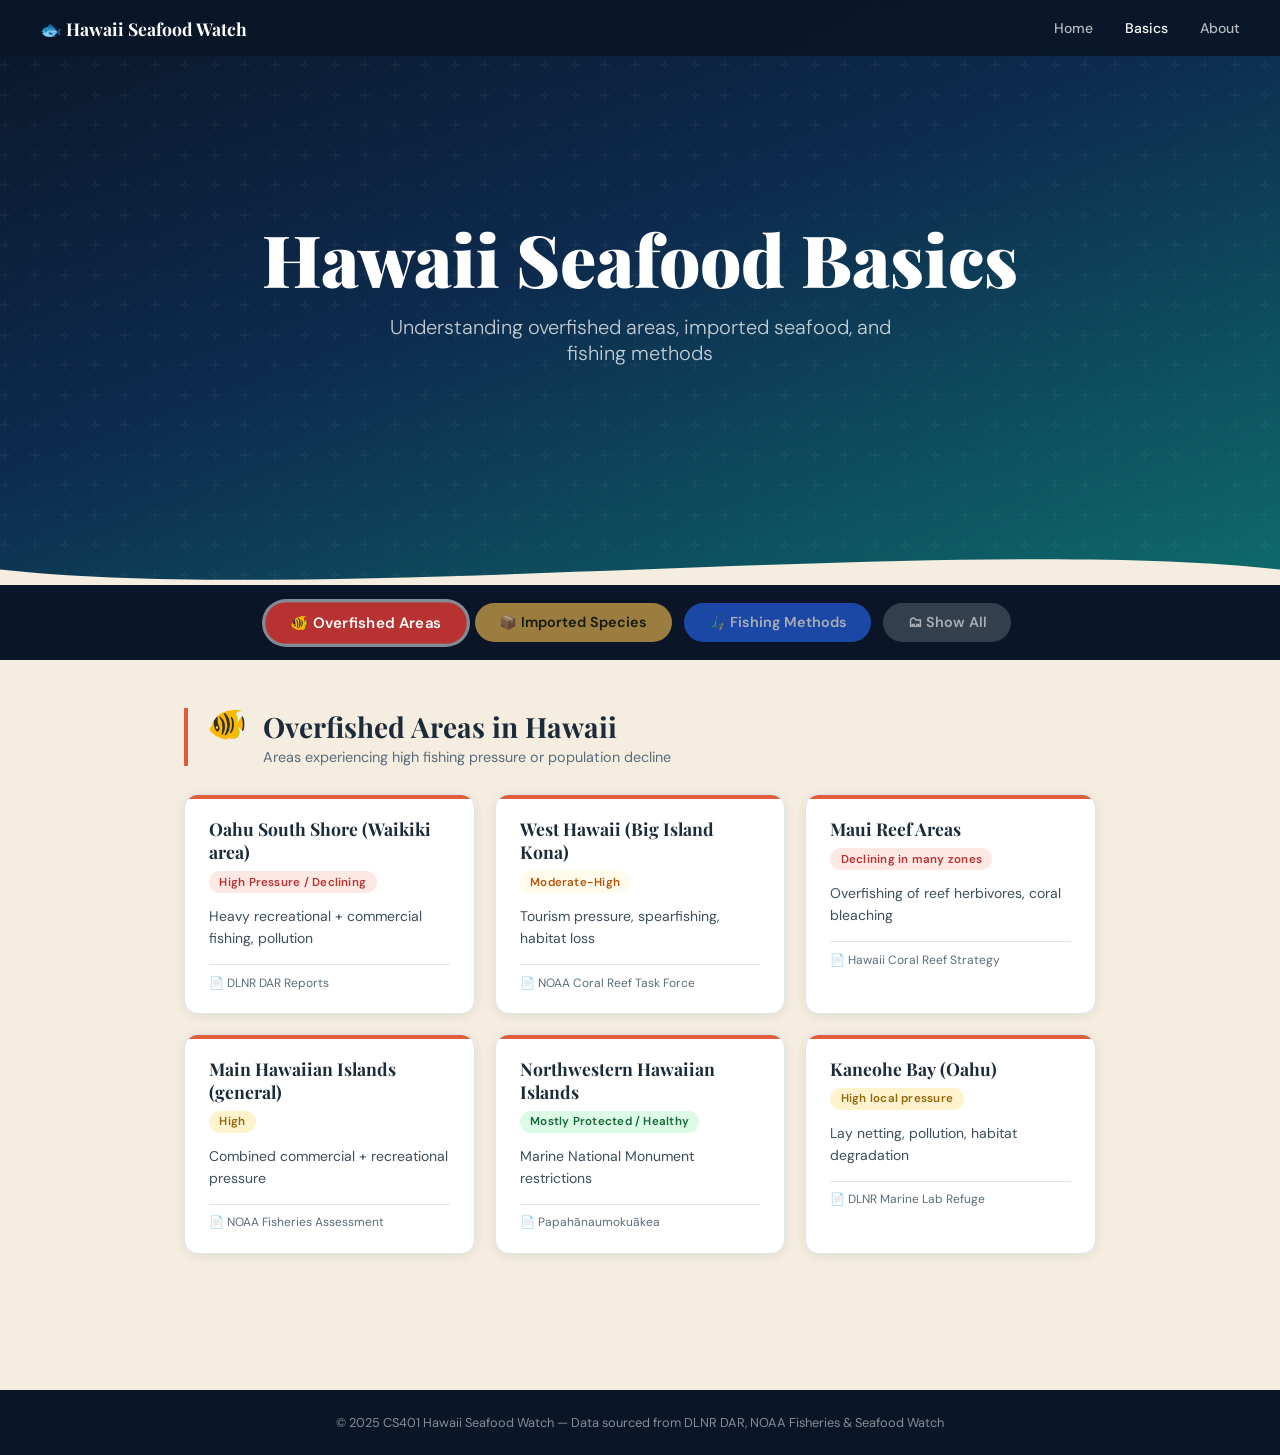
<file: frontend/basics (2).html>
<!DOCTYPE html>
<html lang="en">
<head>
  <meta charset="UTF-8" />
  <meta name="viewport" content="width=device-width, initial-scale=1.0" />
  <title>Hawaii Seafood Basics</title>
  <link href="https://fonts.googleapis.com/css2?family=Playfair+Display:wght@700;900&family=DM+Sans:wght@300;400;500;600&display=swap" rel="stylesheet" />
  <style>
    :root {
      --ocean-deep: #0a1628;
      --ocean-mid:  #0d2b4e;
      --ocean-teal: #0e6b6b;
      --ocean-light:#1a9b9b;
      --sand:       #f4ede0;
      --coral:      #e05c3a;
      --gold:       #e9b44c;
      --green:      #2d8a4e;
      --text:       #1c2b3a;
      --muted:      #5a6b7a;
      --border:     #dde4ea;
      --white:      #ffffff;
    }

    *, *::before, *::after { box-sizing: border-box; margin: 0; padding: 0; }

    body {
      font-family: 'DM Sans', sans-serif;
      background: var(--sand);
      color: var(--text);
      overflow-x: hidden;
    }

    /* ── NAV ── */
    nav {
      position: fixed; top: 0; left: 0; right: 0; z-index: 100;
      background: rgba(10,22,40,0.92);
      backdrop-filter: blur(12px);
      display: flex; align-items: center; justify-content: space-between;
      padding: 0 2.5rem;
      height: 56px;
    }
    .nav-brand { color: var(--white); font-family: 'Playfair Display', serif; font-size: 1.1rem; font-weight: 700; text-decoration: none; }
    .nav-links { display: flex; gap: 2rem; }
    .nav-links a { color: rgba(255,255,255,0.7); text-decoration: none; font-size: 0.875rem; font-weight: 500; transition: color .2s; }
    .nav-links a:hover, .nav-links a.active { color: var(--white); }

    /* ── HERO ── */
    .hero {
      height: 65vh; min-height: 420px;
      background: linear-gradient(160deg, var(--ocean-deep) 0%, var(--ocean-mid) 45%, var(--ocean-teal) 100%);
      display: flex; flex-direction: column; align-items: center; justify-content: center;
      text-align: center;
      padding: 0 2rem;
      position: relative;
      overflow: hidden;
    }
    .hero::before {
      content: '';
      position: absolute; inset: 0;
      background: url("data:image/svg+xml,%3Csvg width='60' height='60' viewBox='0 0 60 60' xmlns='http://www.w3.org/2000/svg'%3E%3Cg fill='none' fill-rule='evenodd'%3E%3Cg fill='%23ffffff' fill-opacity='0.03'%3E%3Cpath d='M36 34v-4h-2v4h-4v2h4v4h2v-4h4v-2h-4zm0-30V0h-2v4h-4v2h4v4h2V6h4V4h-4zM6 34v-4H4v4H0v2h4v4h2v-4h4v-2H6zM6 4V0H4v4H0v2h4v4h2V6h4V4H6z'/%3E%3C/g%3E%3C/g%3E%3C/svg%3E");
    }
    .hero-wave {
      position: absolute; bottom: -2px; left: 0; right: 0;
    }
    .hero h1 {
      font-family: 'Playfair Display', serif;
      font-size: clamp(2.5rem, 6vw, 4.5rem);
      font-weight: 900;
      color: var(--white);
      line-height: 1.1;
      margin-bottom: 1rem;
      animation: fadeUp .7s ease both;
    }
    .hero p {
      font-size: clamp(1rem, 2vw, 1.25rem);
      color: rgba(255,255,255,0.75);
      max-width: 560px;
      font-weight: 300;
      animation: fadeUp .7s .15s ease both;
    }

    /* ── FILTER TABS ── */
    .tabs-bar {
      background: var(--ocean-deep);
      padding: 1.1rem 2rem;
      display: flex; justify-content: center; gap: 0.75rem; flex-wrap: wrap;
    }
    .tab-btn {
      padding: 0.55rem 1.4rem;
      border-radius: 999px;
      border: 2px solid transparent;
      font-family: 'DM Sans', sans-serif;
      font-size: 0.9rem;
      font-weight: 600;
      cursor: pointer;
      transition: all .2s;
    }
    .tab-btn[data-tab="overfished"]   { background: #b83232; color: #fff; }
    .tab-btn[data-tab="imported"]     { background: var(--gold); color: #1c1c00; }
    .tab-btn[data-tab="fishing"]      { background: #2563eb; color: #fff; }
    .tab-btn[data-tab="all"]          { background: #4b5563; color: #fff; }
    .tab-btn.active { box-shadow: 0 0 0 3px rgba(255,255,255,0.5); transform: scale(1.04); }
    .tab-btn:not(.active) { opacity: 0.65; }
    .tab-btn:hover:not(.active) { opacity: 0.9; transform: scale(1.02); }

    /* ── MAIN ── */
    main { max-width: 960px; margin: 0 auto; padding: 3rem 1.5rem 5rem; }

    /* ── SECTION ── */
    .section { margin-bottom: 3.5rem; animation: fadeUp .5s ease both; }
    .section.hidden { display: none; }

    .section-header {
      display: flex; align-items: flex-start; gap: 1rem;
      padding-left: 1.2rem;
      border-left: 4px solid var(--ocean-light);
      margin-bottom: 1.75rem;
    }
    .section-header.overfished { border-color: var(--coral); }
    .section-header.imported   { border-color: var(--gold); }
    .section-header.fishing    { border-color: #2563eb; }

    .section-icon { font-size: 2rem; line-height: 1; }
    .section-title { font-family: 'Playfair Display', serif; font-size: 1.75rem; font-weight: 700; }
    .section-sub { font-size: 0.9rem; color: var(--muted); margin-top: 0.2rem; }

    /* ── CARDS ── */
    .cards { display: grid; grid-template-columns: repeat(auto-fill, minmax(270px, 1fr)); gap: 1.25rem; }

    .card {
      background: var(--white);
      border-radius: 14px;
      padding: 1.4rem 1.5rem;
      box-shadow: 0 2px 12px rgba(10,22,40,0.08);
      border: 1px solid var(--border);
      transition: transform .2s, box-shadow .2s;
      position: relative;
      overflow: hidden;
    }
    .card::before {
      content: '';
      position: absolute; top: 0; left: 0; right: 0; height: 4px;
    }
    .card.overfished::before { background: var(--coral); }
    .card.imported::before   { background: var(--gold); }
    .card.fishing::before    { background: #2563eb; }

    .card:hover { transform: translateY(-3px); box-shadow: 0 8px 28px rgba(10,22,40,0.14); }

    .card-name { font-family: 'Playfair Display', serif; font-size: 1.1rem; font-weight: 700; margin-bottom: 0.5rem; color: var(--text); }
    .card-meta { font-size: 0.8rem; color: var(--muted); margin-bottom: 0.75rem; display: flex; flex-wrap: wrap; gap: 0.4rem; }

    .badge {
      display: inline-block;
      padding: 0.2rem 0.65rem;
      border-radius: 999px;
      font-size: 0.72rem;
      font-weight: 600;
      letter-spacing: 0.02em;
    }
    .badge-red    { background: #fde8e3; color: #b83232; }
    .badge-orange { background: #fef3cd; color: #92650a; }
    .badge-yellow { background: #fffbeb; color: #b45309; }
    .badge-green  { background: #dcfce7; color: #166534; }
    .badge-blue   { background: #dbeafe; color: #1e40af; }
    .badge-gray   { background: #f3f4f6; color: #374151; }

    .card-desc { font-size: 0.875rem; color: #3d4e5c; line-height: 1.6; }
    .card-source { margin-top: 0.9rem; font-size: 0.75rem; color: var(--muted); border-top: 1px solid var(--border); padding-top: 0.6rem; }

    /* ── DIVIDER ── */
    .section-divider { border: none; border-top: 1px solid var(--border); margin: 3rem 0; }

    /* ── ANIMATIONS ── */
    @keyframes fadeUp {
      from { opacity: 0; transform: translateY(18px); }
      to   { opacity: 1; transform: translateY(0); }
    }
    .card { animation: fadeUp .4s ease both; }
    .card:nth-child(1) { animation-delay: .05s; }
    .card:nth-child(2) { animation-delay: .1s; }
    .card:nth-child(3) { animation-delay: .15s; }
    .card:nth-child(4) { animation-delay: .2s; }
    .card:nth-child(5) { animation-delay: .25s; }
    .card:nth-child(6) { animation-delay: .3s; }

    /* ── FOOTER ── */
    footer {
      background: var(--ocean-deep);
      color: rgba(255,255,255,0.5);
      text-align: center;
      padding: 1.5rem;
      font-size: 0.8rem;
    }

    @media (max-width: 600px) {
      nav { padding: 0 1rem; }
      .nav-links { gap: 1rem; }
      .tabs-bar { gap: 0.5rem; }
      .tab-btn { padding: 0.45rem 1rem; font-size: 0.8rem; }
    }
  </style>
</head>
<body>

<nav>
  <a href="#" class="nav-brand">🐟 Hawaii Seafood Watch</a>
  <div class="nav-links">
    <a href="#">Home</a>
    <a href="#" class="active">Basics</a>
    <a href="#">About</a>
  </div>
</nav>

<!-- HERO -->
<div class="hero">
  <h1>Hawaii Seafood Basics</h1>
  <p>Understanding overfished areas, imported seafood, and fishing methods</p>
  <svg class="hero-wave" viewBox="0 0 1440 60" xmlns="http://www.w3.org/2000/svg" preserveAspectRatio="none">
    <path d="M0,40 C360,80 1080,0 1440,40 L1440,60 L0,60 Z" fill="#f4ede0"/>
  </svg>
</div>

<!-- TABS -->
<div class="tabs-bar">
  <button class="tab-btn active" data-tab="overfished">🐠 Overfished Areas</button>
  <button class="tab-btn" data-tab="imported">📦 Imported Species</button>
  <button class="tab-btn" data-tab="fishing">🎣 Fishing Methods</button>
  <button class="tab-btn" data-tab="all">🗂 Show All</button>
</div>

<main>

  <!-- OVERFISHED -->
  <section class="section" id="sec-overfished">
    <div class="section-header overfished">
      <span class="section-icon">🐠</span>
      <div>
        <div class="section-title">Overfished Areas in Hawaii</div>
        <div class="section-sub">Areas experiencing high fishing pressure or population decline</div>
      </div>
    </div>
    <div class="cards" id="cards-overfished"></div>
  </section>

  <hr class="section-divider" id="div1">

  <!-- IMPORTED -->
  <section class="section" id="sec-imported">
    <div class="section-header imported">
      <span class="section-icon">📦</span>
      <div>
        <div class="section-title">Imported Seafood Species</div>
        <div class="section-sub">Over 85% of seafood consumed in Hawaii is imported</div>
      </div>
    </div>
    <div class="cards" id="cards-imported"></div>
  </section>

  <hr class="section-divider" id="div2">

  <!-- FISHING METHODS -->
  <section class="section" id="sec-fishing">
    <div class="section-header fishing">
      <span class="section-icon">🎣</span>
      <div>
        <div class="section-title">Fishing Methods</div>
        <div class="section-sub">Sustainability rankings for common Hawaii fishing practices</div>
      </div>
    </div>
    <div class="cards" id="cards-fishing"></div>
  </section>

</main>

<footer>
  © 2025 CS401 Hawaii Seafood Watch — Data sourced from DLNR DAR, NOAA Fisheries &amp; Seafood Watch
</footer>

<script>
// ── DATA (from CSVs, baked in) ──────────────────────────────────────────────

const overfishedData = [
  { area: "Oahu South Shore (Waikiki area)", status: "High Pressure / Declining", reasons: "Heavy recreational + commercial fishing, pollution", source: "DLNR DAR Reports" },
  { area: "West Hawaii (Big Island Kona)",   status: "Moderate-High",             reasons: "Tourism pressure, spearfishing, habitat loss",     source: "NOAA Coral Reef Task Force" },
  { area: "Maui Reef Areas",                 status: "Declining in many zones",   reasons: "Overfishing of reef herbivores, coral bleaching",  source: "Hawaii Coral Reef Strategy" },
  { area: "Main Hawaiian Islands (general)", status: "High",                      reasons: "Combined commercial + recreational pressure",      source: "NOAA Fisheries Assessment" },
  { area: "Northwestern Hawaiian Islands",   status: "Mostly Protected / Healthy",reasons: "Marine National Monument restrictions",            source: "Papahānaumokuākea" },
  { area: "Kaneohe Bay (Oahu)",              status: "High local pressure",        reasons: "Lay netting, pollution, habitat degradation",      source: "DLNR Marine Lab Refuge" },
];

const importedData = [
  { species: "Shrimp",             volume: "Very High", reason: "High local demand, limited local supply",    source: "USDA FAS / Hawaii Ag Data" },
  { species: "Atlantic Salmon",    volume: "High",      reason: "Popular for restaurants and retail",         source: "Hawaii Seafood Imports Report" },
  { species: "Tilapia",            volume: "Medium-High",reason: "Affordable farmed protein",                 source: "NOAA Trade Data" },
  { species: "Canned Tuna",        volume: "High",      reason: "Convenience and cost",                       source: "Hawaii Import Statistics" },
  { species: "Frozen Yellowfin Tuna", volume: "Medium", reason: "Supplement to local catch",                  source: "NOAA Pacific Islands" },
  { species: "Cod / Pollock",      volume: "Medium",    reason: "Used in processed foods",                    source: "USDA Foreign Agricultural Service" },
];

const fishingData = [
  { method: "Spearfishing (Free Dive)", rank: "High (Very Sustainable)",  notes: "Low bycatch, only take what you need",                       source: "DLNR DAR" },
  { method: "Pole-and-Line / Trolling", rank: "High",                     notes: "Low bycatch, Hawaii troll fisheries well-managed",             source: "Seafood Watch Hawaii Guide" },
  { method: "Handline",                 rank: "High",                     notes: "Very selective, minimal habitat impact",                      source: "NOAA Pacific Islands" },
  { method: "Trap Fishing",             rank: "Medium-High",              notes: "Can be selective if properly designed",                       source: "DLNR Fishing Regulations" },
  { method: "Longline Fishing",         rank: "Medium (varies)",          notes: "Some Hawaii longline certified sustainable, bycatch risk",    source: "NOAA Fisheries" },
  { method: "Cast Net / Throw Net",     rank: "Medium",                   notes: "Selective when used responsibly",                             source: "Traditional Hawaiian methods" },
  { method: "Aquaculture (farmed)",     rank: "Varies (often High)",      notes: "Reduces pressure on wild stocks",                             source: "NOAA & Hawaii Seafood Council" },
  { method: "Diving with SCUBA",        rank: "Low-Medium",               notes: "Can lead to overfishing of deeper reefs",                     source: "Hawaii Reef Sustainability Reports" },
  { method: "Purse Seine",              rank: "Low",                      notes: "High bycatch of non-target species",                          source: "Seafood Watch" },
  { method: "Lay Netting / Gill Net",   rank: "Very Low",                 notes: "Highly damaging to reefs and non-target species",             source: "DLNR Regulations" },
];

// ── STATUS → BADGE mapping ──────────────────────────────────────────────────
function statusBadge(status) {
  const s = status.toLowerCase();
  if (s.includes('very low'))             return ['badge-red',    status];
  if (s.includes('low'))                  return ['badge-red',    status];
  if (s.includes('high pressure') || s.includes('declining')) return ['badge-red', status];
  if (s.includes('high local'))           return ['badge-orange', status];
  if (s.includes('moderate') || s.includes('medium')) return ['badge-yellow', status];
  if (s.includes('protected') || s.includes('healthy')) return ['badge-green', status];
  if (s.includes('high'))                 return ['badge-orange', status];
  return ['badge-gray', status];
}

function rankBadge(rank) {
  const r = rank.toLowerCase();
  if (r.includes('very low'))  return ['badge-red',    rank];
  if (r.includes('low-medium'))return ['badge-yellow', rank];
  if (r.includes('low'))       return ['badge-red',    rank];
  if (r.includes('medium-high'))return ['badge-yellow',rank];
  if (r.includes('medium'))    return ['badge-yellow', rank];
  if (r.includes('varies'))    return ['badge-blue',   rank];
  if (r.includes('high'))      return ['badge-green',  rank];
  return ['badge-gray', rank];
}

function volumeBadge(vol) {
  const v = vol.toLowerCase();
  if (v.includes('very high')) return ['badge-red',    vol];
  if (v.includes('high'))      return ['badge-orange', vol];
  if (v.includes('medium'))    return ['badge-yellow', vol];
  return ['badge-gray', vol];
}

// ── RENDER ──────────────────────────────────────────────────────────────────
function renderCards() {
  // Overfished
  const oc = document.getElementById('cards-overfished');
  oc.innerHTML = overfishedData.map(d => {
    const [cls, label] = statusBadge(d.status);
    return `
      <div class="card overfished">
        <div class="card-name">${d.area}</div>
        <div class="card-meta"><span class="badge ${cls}">${label}</span></div>
        <div class="card-desc">${d.reasons}</div>
        <div class="card-source">📄 ${d.source}</div>
      </div>`;
  }).join('');

  // Imported
  const ic = document.getElementById('cards-imported');
  ic.innerHTML = importedData.map(d => {
    const [cls, label] = volumeBadge(d.volume);
    return `
      <div class="card imported">
        <div class="card-name">${d.species}</div>
        <div class="card-meta">
          <span class="badge ${cls}">Volume: ${label}</span>
        </div>
        <div class="card-desc">${d.reason}</div>
        <div class="card-source">📄 ${d.source}</div>
      </div>`;
  }).join('');

  // Fishing methods
  const fc = document.getElementById('cards-fishing');
  fc.innerHTML = fishingData.map(d => {
    const [cls, label] = rankBadge(d.rank);
    return `
      <div class="card fishing">
        <div class="card-name">${d.method}</div>
        <div class="card-meta"><span class="badge ${cls}">${label}</span></div>
        <div class="card-desc">${d.notes}</div>
        <div class="card-source">📄 ${d.source}</div>
      </div>`;
  }).join('');
}

// ── TABS ─────────────────────────────────────────────────────────────────────
const tabs = document.querySelectorAll('.tab-btn');
const sections = {
  overfished: document.getElementById('sec-overfished'),
  imported:   document.getElementById('sec-imported'),
  fishing:    document.getElementById('sec-fishing'),
};
const dividers = [document.getElementById('div1'), document.getElementById('div2')];

function showTab(active) {
  tabs.forEach(t => t.classList.toggle('active', t.dataset.tab === active));

  if (active === 'all') {
    Object.values(sections).forEach(s => s.classList.remove('hidden'));
    dividers.forEach(d => d.style.display = '');
    return;
  }

  Object.entries(sections).forEach(([key, el]) => {
    el.classList.toggle('hidden', key !== active);
  });
  dividers.forEach(d => d.style.display = 'none');
}

tabs.forEach(btn => btn.addEventListener('click', () => showTab(btn.dataset.tab)));

// ── INIT ─────────────────────────────────────────────────────────────────────
renderCards();
showTab('overfished');
</script>
</body>
</html>
</file>
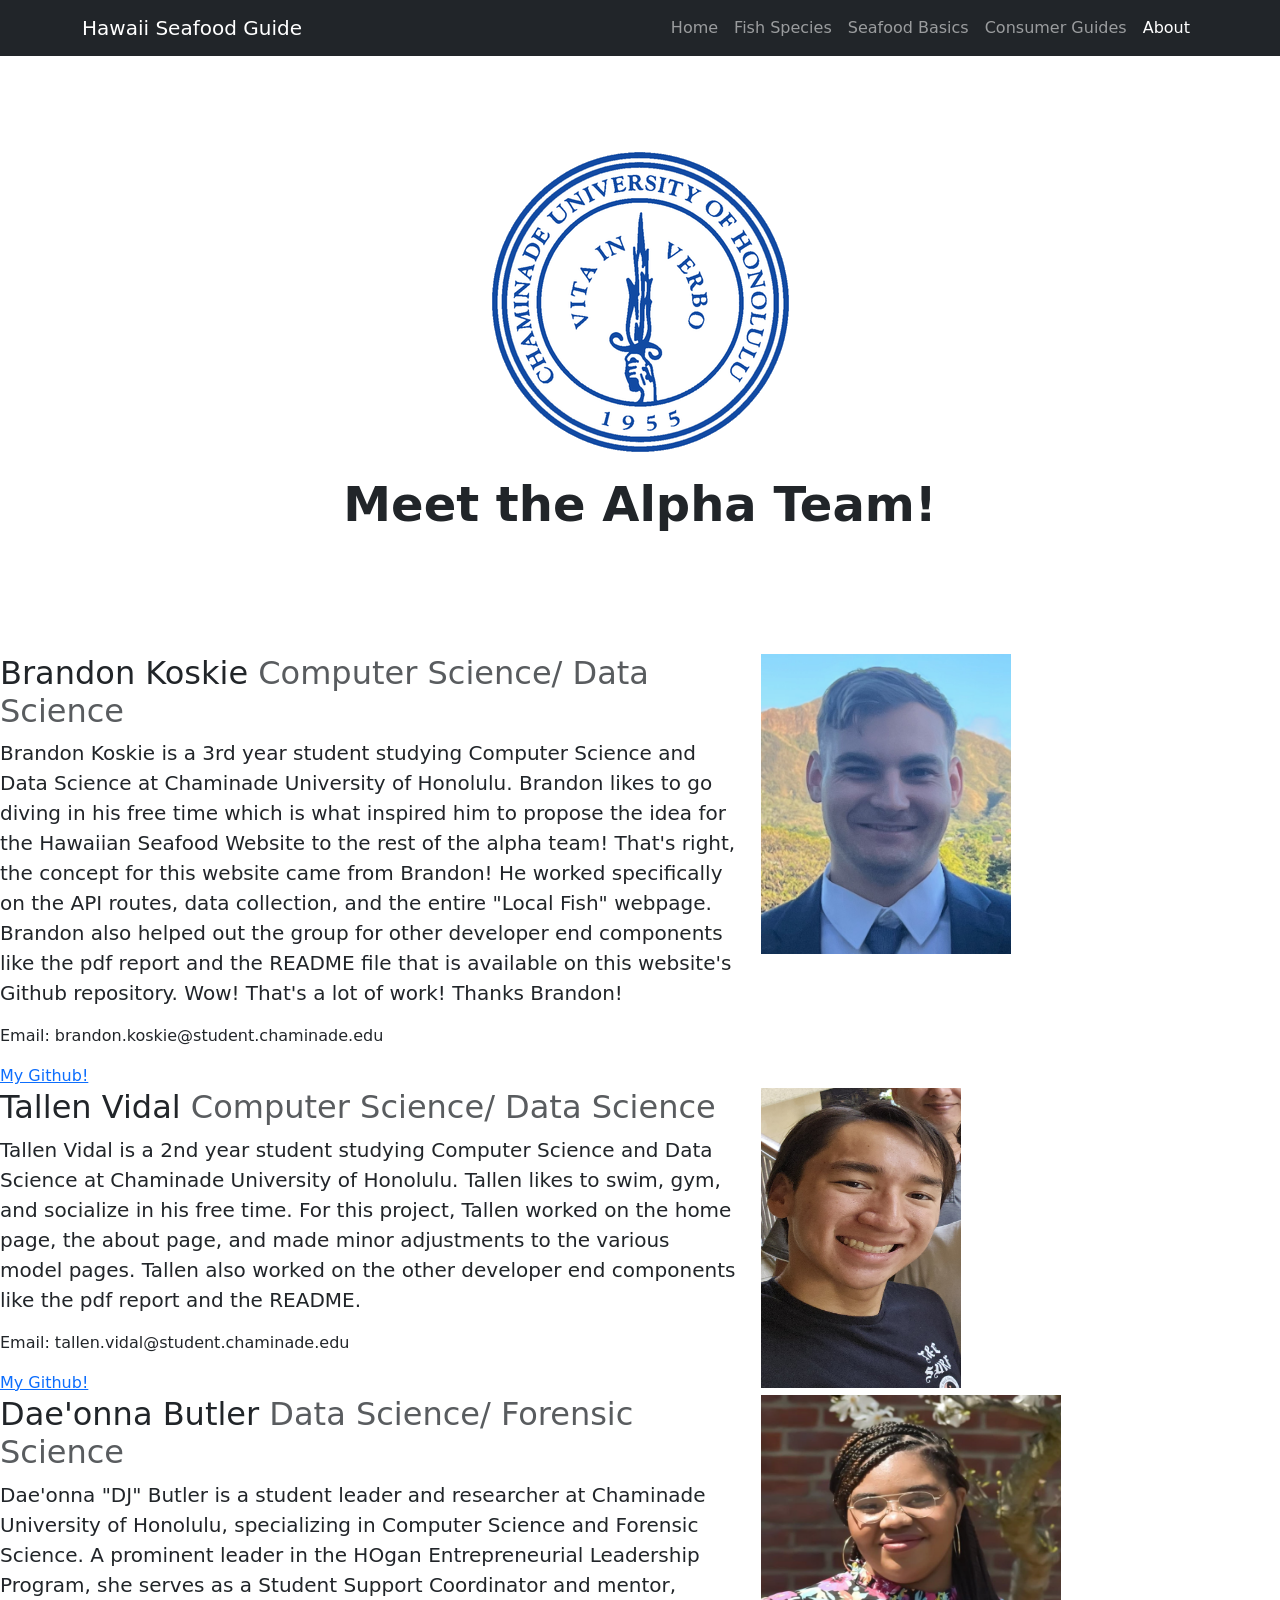
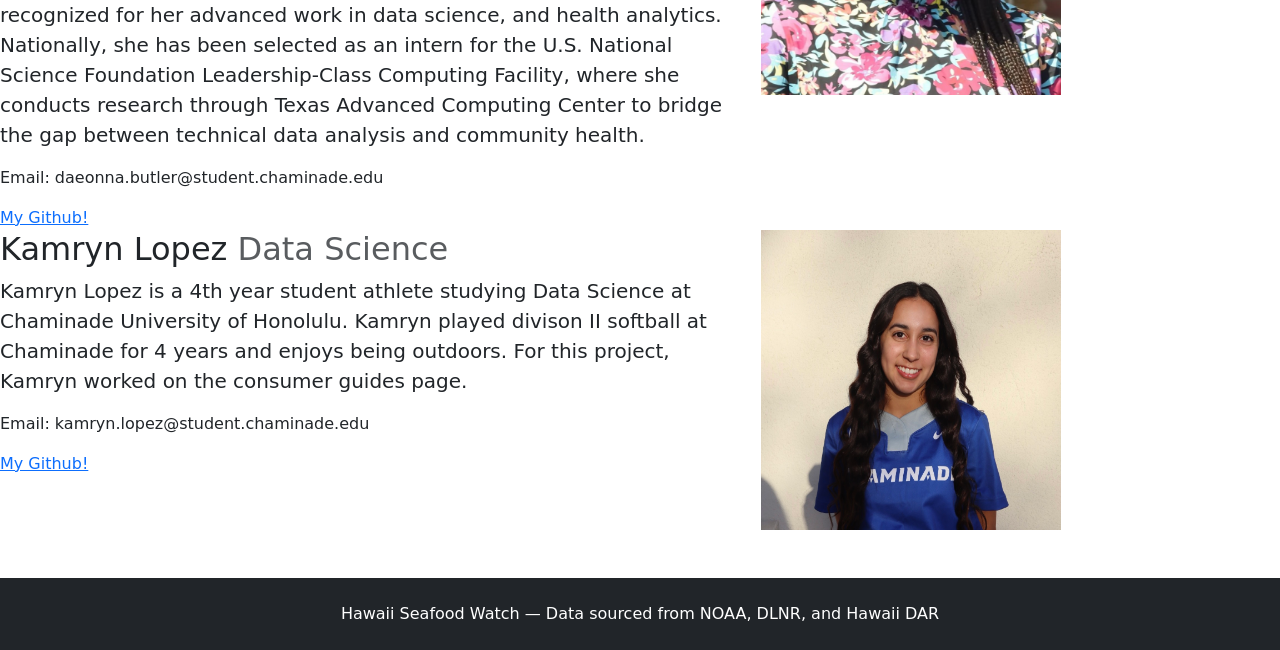
<file: api/templates/about.html>
<!DOCTYPE html>
<html lang="en">
<head>
    <meta charset="UTF-8">
    <meta name="viewport" content="width=device-width, initial-scale=1.0">
    <title>About Us</title>
    <link href="https://cdn.jsdelivr.net/npm/bootstrap@5.3.3/dist/css/bootstrap.min.css" rel="stylesheet">

</head>
<body>
<nav class="navbar navbar-expand-lg navbar-dark bg-dark">
    <div class="container">
        <a class="navbar-brand" href="/">Hawaii Seafood Guide</a>
            <div class="navbar-nav ms-auto">
                <a class="nav-link" href="/">Home</a>
                <a class="nav-link" href="/fish">Fish Species</a>
                <a class="nav-link" href="/basics">Seafood Basics</a>
                <a class="nav-link" href="/guides">Consumer Guides</a>
                <a class ="nav-link active" href="/about">About</a>
            </div>
    </div>
</nav>
<div class="px-4 py-5 my-5 text-center">
    <img class="d-block mx-auto mb-4" src="/static/images/ChaminadeSeal.png">
    <h1 class="display-5 fw-bold">Meet the Alpha Team!</h1>
    <div class="col-lg-6 mx-auto">
      <p class="lead mb-4"></p>
      <div class="d-grid gap-2 d-sm-flex justify-content-sm-center">
      </div>
    </div>
  </div>

<div class="row featurette">
          <div class="col-md-7">
            <h2 class="featurette-heading">Brandon Koskie<span class="text-muted"> Computer Science/ Data Science</span></h2>
            <p class="lead"> Brandon Koskie is a 3rd year student studying Computer Science and Data Science at Chaminade University of Honolulu.
Brandon likes to go diving in his free time which is what inspired him to propose the idea for the Hawaiian Seafood Website to the rest
of the alpha team! That's right, the concept for this website came from Brandon! He worked specifically on the API routes, data
collection, and the entire "Local Fish" webpage. Brandon also helped out the group for other developer end components like
the pdf report and the README file that is available on this website's Github repository. Wow! That's a lot of work! Thanks Brandon!</p>
              <p>Email: brandon.koskie@student.chaminade.edu</p>
              <a href="https://github.com/BrandonKoskie" class="github-btn" target="_blank"> My Github! </a>
          </div>
          <div class="col-md-5">
            <img class="featurette-image img-fluid mx-auto" alt="500x500" style="width: 250px; height: 300px;" src="/static/images/brandon.jpeg">
          </div>
</div>
<div class="row featurette">
          <div class="col-md-7">
            <h2 class="featurette-heading">Tallen Vidal <span class="text-muted">Computer Science/ Data Science</span></h2>
            <p class="lead">Tallen Vidal is a 2nd year student studying Computer Science and Data Science at Chaminade University of Honolulu.
Tallen likes to swim, gym, and socialize in his free time. For this project, Tallen worked on the home page, the about page,
and made minor adjustments to the various model pages. Tallen also worked on the other developer end components like the pdf report
and the README.</p>
              <p>Email: tallen.vidal@student.chaminade.edu</p>
              <a href="https://github.com/TallenVidal1" class="github-btn" target="_blank"> My Github! </a>
          </div>
          <div class="col-md-5">
            <img class="featurette-image img-fluid mx-auto" src="/static/images/about_page_pic.jpg" alt="500x500" style="width: 200px; height: 300px;">
          </div>
</div>
<div class="row featurette">
          <div class="col-md-7">
            <h2 class="featurette-heading">Dae'onna Butler <span class="text-muted"> Data Science/ Forensic Science</span></h2>
            <p class="lead"> Dae'onna "DJ" Butler is a student leader and researcher at Chaminade University of Honolulu, specializing in Computer Science and Forensic Science.
                A prominent leader in the HOgan Entrepreneurial Leadership Program, she serves as a Student Support Coordinator and mentor, recognized for her advanced work in data science, and health analytics.
                Nationally, she has been selected as an intern for the U.S. National Science Foundation Leadership-Class Computing Facility, where she conducts research through Texas Advanced Computing Center
                to bridge the gap between technical data analysis and community health.
            </p>
              <p>Email: daeonna.butler@student.chaminade.edu</p>
              <a href="https://github.com/DaeOnnaButler" class="github-btn" target="_blank"> My Github! </a>
          </div>
          <div class="col-md-5">
            <img class="featurette-image img-fluid mx-auto" src="/static/images/dj_about.png" alt="300x300" style="width: 300px; height: 300px;">
          </div>
</div>

<div class="row featurette">
          <div class="col-md-7">
            <h2 class="featurette-heading">Kamryn Lopez <span class="text-muted"> Data Science</span></h2>
            <p class="lead">Kamryn Lopez is a 4th year student athlete studying Data Science at Chaminade University of Honolulu. Kamryn played divison II softball
at Chaminade for 4 years and enjoys being outdoors. For this project, Kamryn worked on the consumer guides page.</p>
              <p>Email: kamryn.lopez@student.chaminade.edu</p>
              <a href="https://github.com/kamrynlopez" class="github-btn" target="_blank"> My Github! </a>
          </div>
          <div class="col-md-5">
            <img class="featurette-image img-fluid mx-auto" src="/static/images/kam_about.jpg" alt="300x300" style="width: 300px; height: 300px;">
          </div>
</div>
<footer class="bg-dark text-white text-center py-4 mt-5">
        <p class="mb-0">Hawaii Seafood Watch &mdash; Data sourced from NOAA, DLNR, and Hawaii DAR</p>
</footer>
</body>
</html>
</file>
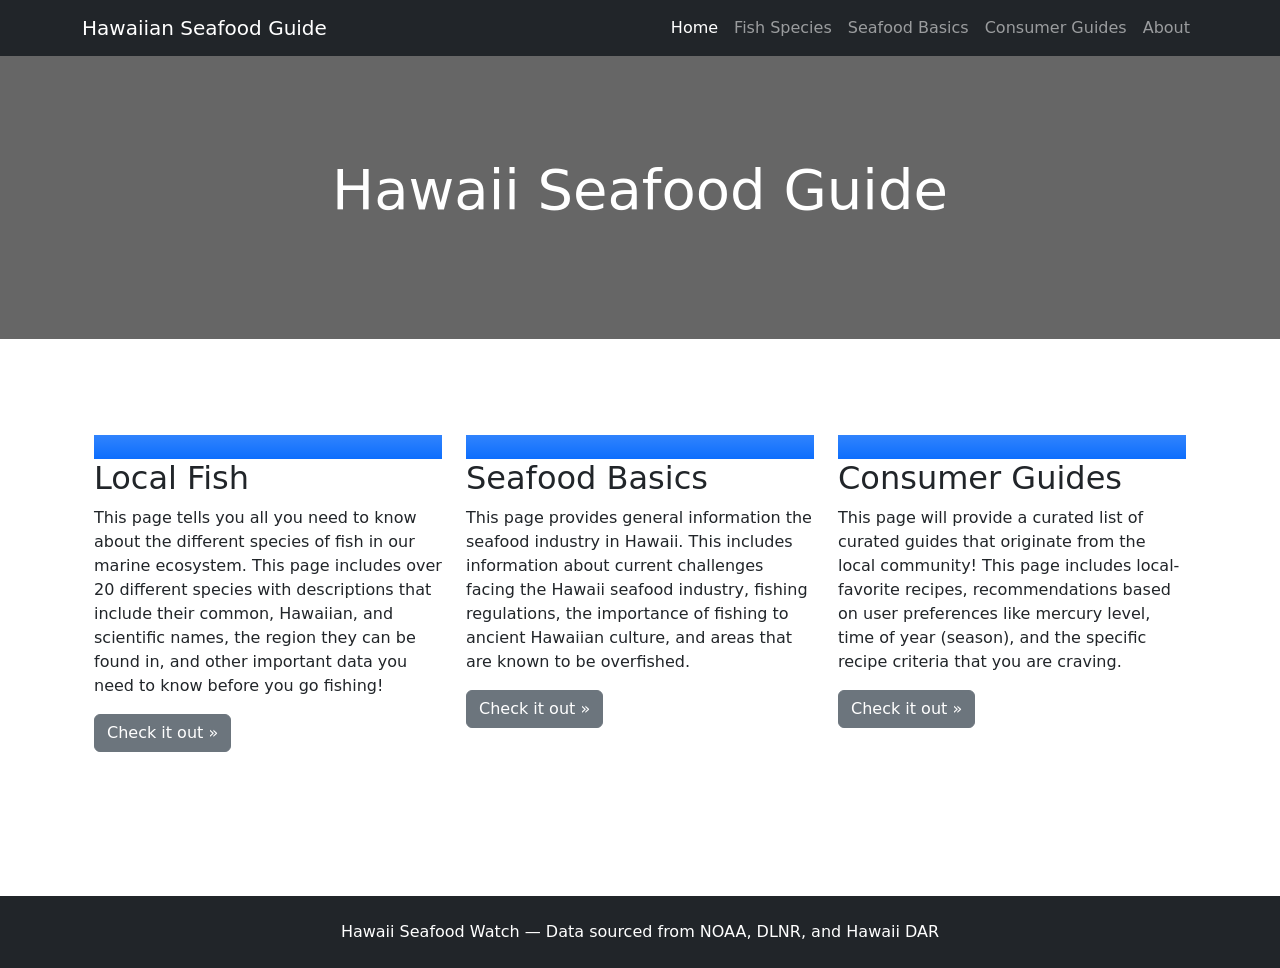
<file: api/templates/home.html>
<!DOCTYPE html>
<html lang="en">
<head>
    <meta charset="UTF-8">
    <meta name="viewport" content="width=device-width, initial-scale=1.0">
    <title>Hawaii Seafood Guide</title>
    <link href="https://cdn.jsdelivr.net/npm/bootstrap@5.3.3/dist/css/bootstrap.min.css" rel="stylesheet">
    <style>
        .hero {
            background: linear-gradient(rgba(0,0,0,0.6), rgba(0,0,0,0.6)),
                        url('https://images.unsplash.com/photo-1505118380757-91f5f5632de0?w=1200');
            background-size: cover;
            background-position: center;
            color: white;
            padding: 100px 0;
            text-align: center;
        }
    </style>
<!--    <link href="{{ url_for('static', filename='home.css') }}" rel="stylesheet" />-->
</head>
<body>
<nav class="navbar navbar-expand-lg navbar-dark bg-dark">
    <div class="container">
        <a class="navbar-brand" href="/">Hawaiian Seafood Guide</a>
            <div class="navbar-nav ms-auto">
                <a class="nav-link active" href="/">Home</a>
                <a class="nav-link" href="/fish">Fish Species</a>
                <a class="nav-link" href="/basics">Seafood Basics</a>
                <a class="nav-link" href="/guides">Consumer Guides</a>
                <a class ="nav-link" href="/about">About</a>
            </div>
    </div>
</nav>
<div class="hero">
        <div class="container">
            <h1 class="display-4">Hawaii Seafood Guide</h1>
            <p class="lead"></p>
        </div>
</div>
<!--<div class="px-4 py-5 my-5 text-center">-->
<!--    <img class="d-block mx-auto mb-4" src="./images/green-sea-turtle-1024x702-1.png" alt="test hero image" >-->
<!--    <h1 class="display-5 fw-bold">Hawaii Seafood Guide</h1>-->
<!--    <div class="col-lg-6 mx-auto">-->
<!--      <p class="lead mb-4"></p>-->
<!--      <div class="d-grid gap-2 d-sm-flex justify-content-sm-center">-->
<!--        <button type="button" class="btn btn-primary btn-lg px-4 gap-3" fdprocessedid="9k15f">Primary button</button>-->
<!--        <button type="button" class="btn btn-outline-secondary btn-lg px-4" fdprocessedid="o15p">Secondary</button>-->
<!--      </div>-->
<!--    </div>-->
<!--</div>-->

<div class="container px-4 py-5" id="featured-3">

    <div class="row g-4 py-5 row-cols-1 row-cols-lg-3">
      <div class="feature col">
        <div class="feature-icon bg-primary bg-gradient">
          <svg class="bi" width="1em" height="1em"><use xlink:href="#collection"></use></svg>
        </div>
        <h2>Local Fish</h2>
        <p>This page tells you all you need to know about the different species of fish in our marine ecosystem. This page includes over 20 different species with descriptions that include their common, Hawaiian, and scientific names, the region they can be found in, and other important data you need to know before you go fishing!</p>
          <a class="btn btn-secondary" href="/fish" role="button">Check it out »</a>
      </div>
      <div class="feature col">
        <div class="feature-icon bg-primary bg-gradient">
          <svg class="bi" width="1em" height="1em"><use xlink:href="#people-circle"></use></svg>
        </div>
        <h2>Seafood Basics</h2>
        <p>This page provides general information the seafood industry in Hawaii. This includes information about current challenges facing the Hawaii seafood industry, fishing regulations, the importance of fishing to ancient Hawaiian culture, and areas that are known to be overfished.</p>
        <a class="btn btn-secondary" href="/basics" role="button">Check it out »</a>
      </div>
      <div class="feature col">
        <div class="feature-icon bg-primary bg-gradient">
          <svg class="bi" width="1em" height="1em"><use xlink:href="#toggles2"></use></svg>
        </div>
        <h2>Consumer Guides</h2>
        <p>This page will provide a curated list of curated guides that originate from the local community! This page includes local-favorite recipes, recommendations based on user preferences like mercury level, time of year (season), and the specific recipe criteria that you are craving. </p>
          <a class="btn btn-secondary" href="/guides" role="button">Check it out »</a>
      </div>
    </div>
  </div>
<footer class="bg-dark text-white text-center py-4 mt-5">
        <p class="mb-0">Hawaii Seafood Watch &mdash; Data sourced from NOAA, DLNR, and Hawaii DAR</p>
</footer>
</body>
</html>
</file>
